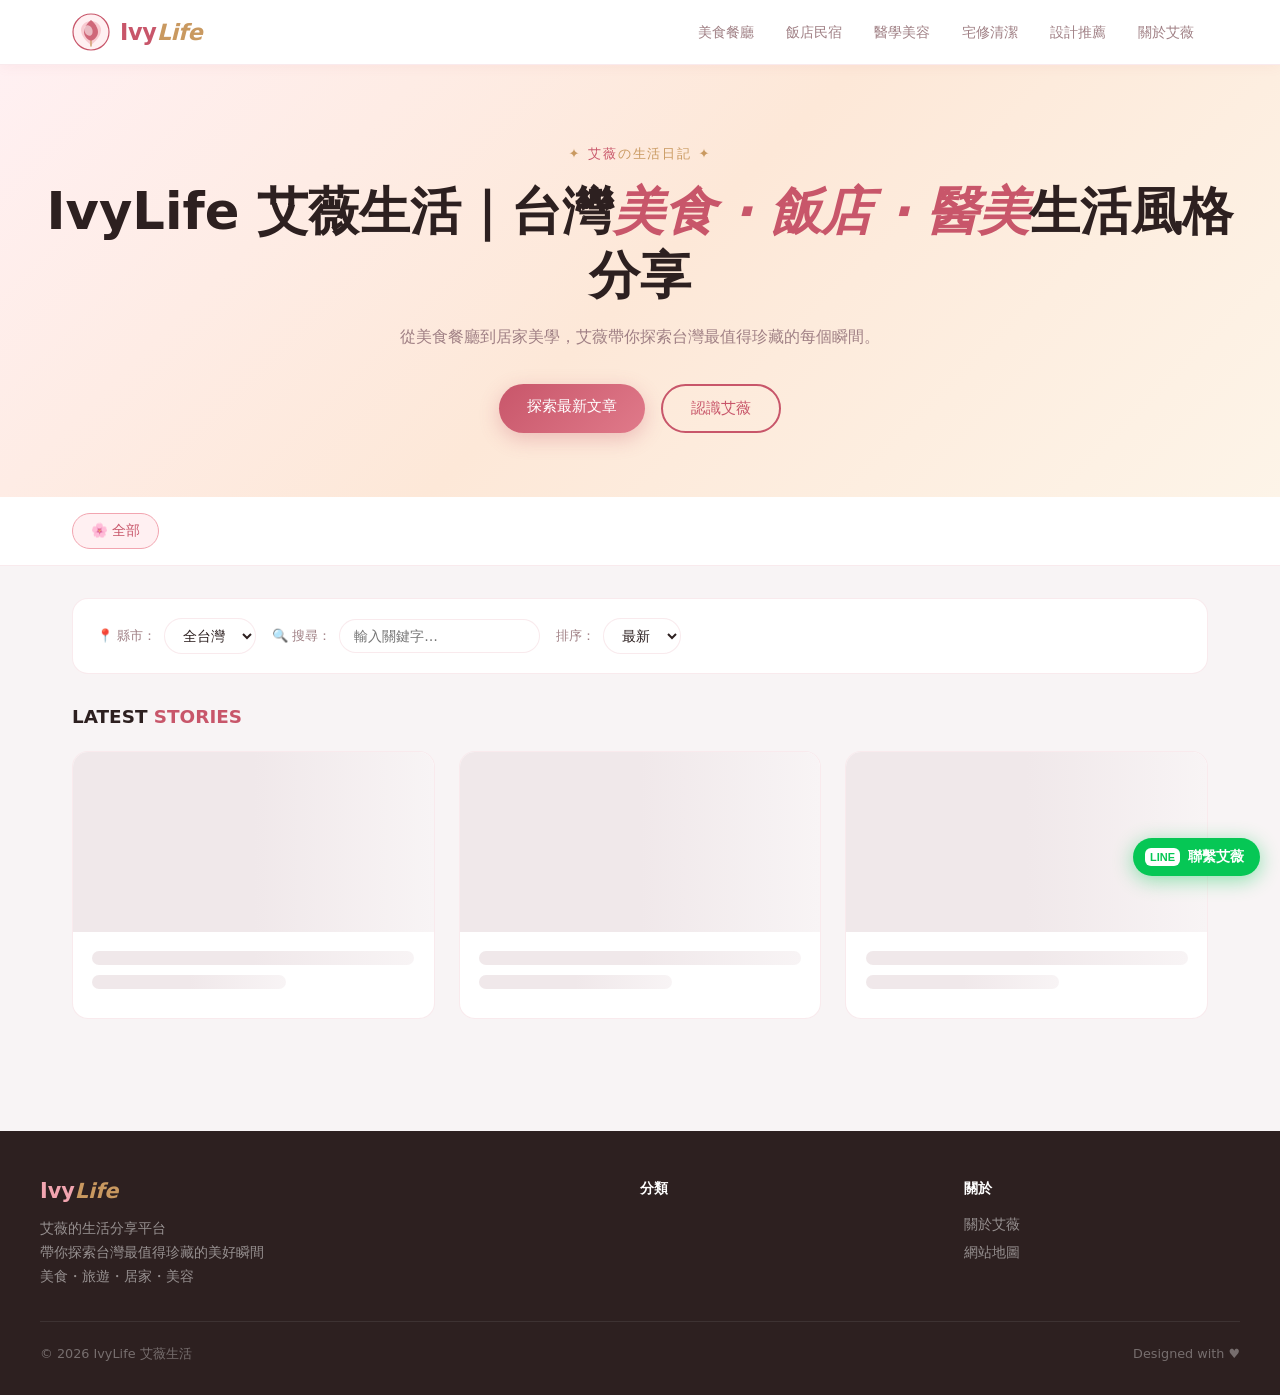
<file: index.html>
<!DOCTYPE html>
<html lang="zh-TW">
<head>
<meta charset="UTF-8">
<meta name="viewport" content="width=device-width,initial-scale=1.0">
<title>IvyLife 艾薇生活 — 台灣美食、飯店、醫美生活風格分享｜在地體驗精選</title>
<meta name="description" content="IvyLife 艾薇生活分享台灣各地美食餐廳、飯店民宿、醫學美容、居家設計等生活風格內容，每篇親身體驗、誠實分享。">
<meta name="robots" id="robotsMeta" content="index, follow">
<meta name="author" content="艾薇">
<link rel="canonical" id="canonicalLink" href="https://ivylife.com.tw/">
<link rel="icon" type="image/png" sizes="256x256" href="/favicon.png">
<link rel="apple-touch-icon" href="/favicon.png">
<link rel="preconnect" href="https://zsebcpfblecwumbaxeaz.supabase.co" crossorigin>
<meta property="og:type" content="website">
<meta property="og:title" content="IvyLife 艾薇生活 — 台灣美食、飯店、醫美生活風格分享">
<meta property="og:description" content="分享台灣各地美食、飯店、醫美、居家設計等生活風格內容，每篇親身體驗、誠實分享。">
<meta property="og:url" id="ogUrl" content="https://ivylife.com.tw/">
<meta property="og:image" content="https://ivylife.com.tw/og-default.jpg">
<meta property="og:image:width" content="1200">
<meta property="og:image:height" content="630">
<meta property="og:site_name" content="IvyLife 艾薇生活">
<meta property="og:locale" content="zh_TW">
<meta name="twitter:card" content="summary_large_image">
<meta name="twitter:title" content="IvyLife 艾薇生活 — 台灣美食、飯店、醫美生活風格分享">
<meta name="twitter:description" content="分享台灣各地美食、飯店、醫美、居家設計等生活風格內容。">
<meta name="twitter:image" content="https://ivylife.com.tw/og-default.jpg">
<script type="application/ld+json">{"@context":"https://schema.org","@type":"WebSite","name":"IvyLife 艾薇生活","alternateName":"IvyLife","url":"https://ivylife.com.tw/","description":"分享台灣各地美食餐廳、飯店民宿、醫學美容、居家設計等生活風格內容","inLanguage":"zh-TW","potentialAction":{"@type":"SearchAction","target":{"@type":"EntryPoint","urlTemplate":"https://ivylife.com.tw/?kw={search_term_string}"},"query-input":"required name=search_term_string"}}</script>
<script type="application/ld+json">{"@context":"https://schema.org","@type":"Organization","name":"IvyLife 艾薇生活","alternateName":"IvyLife","url":"https://ivylife.com.tw/","logo":"https://ivylife.com.tw/og-default.jpg","sameAs":["https://lin.ee/NJME0Xk"],"founder":{"@type":"Person","name":"艾薇","url":"https://ivylife.com.tw/about"}}</script>
<script type="application/ld+json">{"@context":"https://schema.org","@type":"Person","name":"艾薇","alternateName":"Ivy","url":"https://ivylife.com.tw/about","jobTitle":"生活內容創作者","knowsAbout":["台灣美食","飯店住宿","醫學美容","居家設計"],"nationality":"TW"}</script>
<script>
/* SPA fallback canonical guard
 * 當 Cloudflare Pages 把不存在的 URL fallback 到 index.html 時
 * 把 canonical 強制指回首頁，並加 noindex，讓 Google 把這些鬼 URL 當首頁副本忽略
 * 已知正規路徑：/、/index.html、/about、/about.html、/category 開頭、/sitemap*、/robots.txt
 */
(function(){
  var p = window.location.pathname;
  var isKnown =
    p === '/' ||
    p === '/index.html' ||
    p === '/about' ||
    p === '/about.html' ||
    p.indexOf('/category') === 0 ||
    p.indexOf('/sitemap') === 0 ||
    p === '/robots.txt';
  if (!isKnown) {
    var c = document.getElementById('canonicalLink');
    var o = document.getElementById('ogUrl');
    var r = document.getElementById('robotsMeta');
    if (c) c.href = 'https://ivylife.com.tw/';
    if (o) o.setAttribute('content', 'https://ivylife.com.tw/');
    if (r) r.setAttribute('content', 'noindex, follow');
  }
})();
</script>
<style>
*{box-sizing:border-box;margin:0;padding:0}
:root{--rose:#c8566a;--rose-light:#f2a5b0;--rose-pale:#fff0f2;--gold:#c99960;--dark:#2d2020;--gray:#a08085;--bg:#f8f4f5;--border:rgba(200,86,106,0.12)}
body{font-family:'Noto Sans TC',system-ui,sans-serif;background:var(--bg);color:var(--dark)}
.nav{background:white;border-bottom:1px solid var(--border);position:sticky;top:0;z-index:100;box-shadow:0 2px 12px rgba(200,86,106,0.06)}
.nav-inner{max-width:1200px;margin:0 auto;padding:0 2rem;height:64px;display:flex;align-items:center;justify-content:space-between}
.nav-logo{display:flex;align-items:center;gap:10px;text-decoration:none}
.nav-logo svg{width:38px;height:38px}
.logo-text{font-size:1.4rem;font-weight:700;letter-spacing:-0.3px}
.logo-text .ivy{color:var(--rose)}
.logo-text .life{color:var(--gold);font-style:italic}
.nav-links{display:flex;gap:0.2rem;list-style:none}
.nav-links a{padding:0.5rem 0.9rem;color:var(--gray);text-decoration:none;font-size:0.88rem;border-radius:8px;transition:all 0.2s}
.nav-links a:hover{color:var(--rose);background:var(--rose-pale)}
.hero{background:linear-gradient(135deg,#fff0f2,#fde8d8,#fdf4e8);padding:5rem 2rem 4rem;text-align:center}
.hero-eyebrow{font-size:0.82rem;color:var(--gold);letter-spacing:0.15em;margin-bottom:1rem}
.hero-eyebrow span{color:var(--rose)}
.hero h1{font-size:clamp(2rem,5vw,3.2rem);font-weight:700;line-height:1.25;margin-bottom:1rem}
.hero h1 em{color:var(--rose);font-style:italic}
.hero p{font-size:1rem;color:var(--gray);max-width:520px;margin:0 auto 2rem;line-height:1.8}
.hero-btns{display:flex;gap:1rem;justify-content:center;flex-wrap:wrap}
.btn-hero{padding:12px 28px;border-radius:50px;font-size:0.95rem;font-family:inherit;cursor:pointer;border:none;font-weight:500;transition:all 0.2s;text-decoration:none;display:inline-block}
.btn-primary{background:linear-gradient(135deg,var(--rose),#e07a8a);color:white;box-shadow:0 6px 20px rgba(200,86,106,0.3)}
.btn-primary:hover{transform:translateY(-2px)}
.btn-outline{background:transparent;color:var(--rose);border:2px solid var(--rose)}
.btn-outline:hover{background:var(--rose-pale)}
.cats-bar{background:white;border-bottom:1px solid var(--border)}
.cats-inner{max-width:1200px;margin:0 auto;padding:1rem 2rem;display:flex;gap:0.6rem;overflow-x:auto;scrollbar-width:none;align-items:center}
.cats-inner::-webkit-scrollbar{display:none}
.cat-pill{display:flex;align-items:center;gap:0.4rem;padding:0.5rem 1.1rem;border-radius:50px;font-size:0.85rem;white-space:nowrap;text-decoration:none;color:var(--gray);border:1.5px solid var(--border);background:white;transition:all 0.2s;cursor:pointer}
.cat-pill:hover,.cat-pill.active{background:var(--rose-pale);color:var(--rose);border-color:var(--rose-light)}
.filter-bar{max-width:1200px;margin:2rem auto 0;padding:0 2rem}
.filter-inner{background:white;border-radius:16px;padding:1.2rem 1.5rem;border:1px solid var(--border);display:flex;gap:1rem;flex-wrap:wrap;align-items:center}
.filter-inner label{font-size:0.82rem;color:var(--gray);font-weight:500;white-space:nowrap}
.filter-inner select,.filter-inner input[type=text]{padding:8px 14px;border:1.5px solid var(--border);border-radius:50px;font-size:0.85rem;outline:none;font-family:inherit;background:white;color:var(--dark)}
.filter-inner select:focus,.filter-inner input:focus{border-color:var(--rose)}
.filter-inner input[type=text]{min-width:200px}
.filter-group{display:flex;align-items:center;gap:0.5rem}
.kw-section{background:white;border-top:1px solid var(--border);border-bottom:1px solid var(--border);padding:1.2rem 2rem;margin-top:1.5rem;display:none}
.kw-inner{max-width:1200px;margin:0 auto}
.kw-title{font-size:0.82rem;color:var(--gray);margin-bottom:0.8rem;font-weight:500}
.kw-cloud{display:flex;flex-wrap:wrap;gap:0.5rem}
.kw-chip{background:var(--rose-pale);color:var(--rose);padding:5px 14px;border-radius:50px;font-size:0.82rem;cursor:pointer;transition:all 0.2s;border:1px solid transparent}
.kw-chip:hover,.kw-chip.active{background:var(--rose);color:white}
.section{max-width:1200px;margin:2rem auto;padding:0 2rem}
.section-hdr{display:flex;align-items:baseline;justify-content:space-between;margin-bottom:1.5rem}
.section-hdr h2{font-size:1.15rem;font-weight:600}
.section-hdr h2 span{color:var(--rose)}
.section-meta{font-size:0.82rem;color:var(--gray)}
.art-grid{display:grid;grid-template-columns:repeat(3,1fr);gap:1.5rem}
.art-card{background:white;border-radius:16px;overflow:hidden;border:1px solid var(--border);transition:all 0.25s;text-decoration:none;color:inherit;display:block}
.art-card:hover{transform:translateY(-4px);box-shadow:0 12px 32px rgba(200,86,106,0.12)}
.art-thumb{aspect-ratio:16/9;background:linear-gradient(135deg,var(--rose-pale),#fde8d8);overflow:hidden;position:relative}
.art-thumb img{width:100%;height:100%;object-fit:cover;transition:transform 0.3s}
.art-card:hover .art-thumb img{transform:scale(1.04)}
.art-ph{display:flex;align-items:center;justify-content:center;height:100%;font-size:2.5rem;opacity:0.5}
.art-badge{position:absolute;top:10px;left:10px;background:var(--rose);color:white;padding:3px 10px;border-radius:50px;font-size:0.72rem;font-weight:500}
.art-city{position:absolute;top:10px;right:10px;background:rgba(255,255,255,0.9);color:var(--dark);padding:3px 10px;border-radius:50px;font-size:0.72rem;backdrop-filter:blur(4px)}
.art-body{padding:1.2rem}
.art-cat{font-size:0.75rem;color:var(--rose);margin-bottom:0.4rem;font-weight:500}
.art-title{font-size:0.95rem;font-weight:600;line-height:1.45;margin-bottom:0.5rem;display:-webkit-box;-webkit-line-clamp:2;-webkit-box-orient:vertical;overflow:hidden}
.art-synopsis{font-size:0.82rem;color:var(--gray);line-height:1.6;display:-webkit-box;-webkit-line-clamp:2;-webkit-box-orient:vertical;overflow:hidden;margin-bottom:0.6rem}
.art-tags{display:flex;gap:0.3rem;flex-wrap:wrap;margin-bottom:0.6rem}
.art-tag{background:var(--rose-pale);color:var(--rose);padding:2px 8px;border-radius:50px;font-size:0.7rem}
.art-footer{display:flex;align-items:center;justify-content:space-between;font-size:0.76rem;color:var(--gray)}
.pagination{display:flex;justify-content:center;gap:0.5rem;margin:2rem 0;padding-bottom:3rem}
.page-btn{width:38px;height:38px;border-radius:50%;border:1.5px solid var(--border);background:white;cursor:pointer;font-size:0.85rem;font-family:inherit;transition:all 0.2s;display:flex;align-items:center;justify-content:center}
.page-btn:hover,.page-btn.active{background:var(--rose);color:white;border-color:var(--rose)}
.empty{text-align:center;padding:4rem 2rem;color:var(--gray);grid-column:1/-1}
.empty .icon{font-size:3rem;margin-bottom:1rem}
.skel{background:white;border-radius:16px;overflow:hidden;border:1px solid var(--border)}
.skel-img{height:180px;background:linear-gradient(90deg,#f0e8ea 25%,#f8f4f5 50%,#f0e8ea 75%);background-size:200% 100%;animation:sh 1.5s infinite}
.skel-body{padding:1.2rem}
.skel-line{height:14px;background:linear-gradient(90deg,#f0e8ea 25%,#f8f4f5 50%,#f0e8ea 75%);background-size:200% 100%;animation:sh 1.5s infinite;border-radius:7px;margin-bottom:0.6rem}
.skel-line.s{width:60%}
@keyframes sh{0%{background-position:200% 0}100%{background-position:-200% 0}}
footer{background:var(--dark);color:rgba(255,255,255,0.7);padding:3rem 2rem 2rem}
.ft-inner{max-width:1200px;margin:0 auto;display:grid;grid-template-columns:2fr 1fr 1fr;gap:3rem}
.ft-brand .lt{font-size:1.3rem;font-weight:700;margin-bottom:0.8rem}
.ft-brand .lt .ivy{color:var(--rose-light)}
.ft-brand .lt .life{color:var(--gold);font-style:italic}
.ft-brand p{font-size:0.85rem;line-height:1.8;color:rgba(255,255,255,0.5)}
.ft-col h3{font-size:0.88rem;font-weight:600;color:white;margin-bottom:1rem}
.ft-col ul{list-style:none}
.ft-col ul li{margin-bottom:0.5rem}
.ft-col ul li a{color:rgba(255,255,255,0.5);text-decoration:none;font-size:0.85rem;transition:color 0.2s}
.ft-col ul li a:hover{color:var(--rose-light)}
.ft-bottom{max-width:1200px;margin:2rem auto 0;padding-top:1.5rem;border-top:1px solid rgba(255,255,255,0.08);display:flex;justify-content:space-between;font-size:0.8rem;color:rgba(255,255,255,0.35)}
@media(max-width:900px){.art-grid{grid-template-columns:repeat(2,1fr)}}
@media(max-width:600px){.art-grid{grid-template-columns:1fr}.nav-links{display:none}.ft-inner{grid-template-columns:1fr}.hero h1{font-size:1.8rem}.filter-inner{flex-direction:column;align-items:stretch}.filter-group{flex-direction:column;align-items:stretch}.filter-group select,.filter-group input{width:100%}}
.art-content img,.art-body img,.ql-editor img{max-width:100%!important;height:auto!important;display:block;}
</style>
</head>
<body>
<nav class="nav">
  <div class="nav-inner">
    <a href="/" class="nav-logo">
      <svg viewBox="0 0 38 38" fill="none" xmlns="http://www.w3.org/2000/svg">
        <circle cx="19" cy="19" r="18" fill="#fff0f2" stroke="#c8566a" stroke-width="1.2"/>
        <path d="M19 32C19 32 9 25 9 17C9 12 13.5 8 19 8C24.5 8 29 12 29 17C29 25 19 32 19 32Z" fill="#f2a5b0" opacity="0.5"/>
        <path d="M19 7C19 7 12 12.5 12 19C12 22.5 14.8 26.5 19 28C23.2 26.5 26 22.5 26 19C26 12.5 19 7 19 7Z" fill="#c8566a" opacity="0.85"/>
        <ellipse cx="16.5" cy="17.5" rx="4" ry="5.5" transform="rotate(-20 16.5 17.5)" fill="white" opacity="0.55"/>
        <path d="M19 28V33" stroke="#c99960" stroke-width="1.3" stroke-linecap="round"/>
      </svg>
      <div class="logo-text"><span class="ivy">Ivy</span><span class="life">Life</span></div>
    </a>
    <ul class="nav-links" id="navLinks">
      <li><a href="/category/tastyfood">美食餐廳</a></li>
      <li><a href="/category/hotel">飯店民宿</a></li>
      <li><a href="/category/beauty">醫學美容</a></li>
      <li><a href="/category/renovation">宅修清潔</a></li>
      <li><a href="/category/furniture">設計推薦</a></li>
      <li><a href="/about">關於艾薇</a></li>
    </ul>
  </div>
</nav>
<main>
<section class="hero">
  <div class="hero-eyebrow">✦ <span>艾薇</span>の生活日記 ✦</div>
  <h1>IvyLife 艾薇生活｜台灣<em>美食 · 飯店 · 醫美</em>生活風格分享</h1>
  <p>從美食餐廳到居家美學，艾薇帶你探索台灣最值得珍藏的每個瞬間。</p>
  <div class="hero-btns">    <a href="#latest" class="btn-hero btn-primary">探索最新文章</a>
    <a href="/about" class="btn-hero btn-outline">認識艾薇</a>
  </div>
</section>
<div class="cats-bar"><div class="cats-inner" id="catPills"><a class="cat-pill active" data-cat="" href="#latest">🌸 全部</a></div></div>
<div class="filter-bar">
  <div class="filter-inner">
    <div class="filter-group">
      <label for="citySelect">📍 縣市：</label>
      <select id="citySelect" onchange="applyFilter()">
        <option value="">全台灣</option>
        <option>台北市</option><option>新北市</option><option>桃園市</option>
        <option>台中市</option><option>台南市</option><option>高雄市</option>
        <option>新竹市</option><option>新竹縣</option><option>苗栗縣</option>
        <option>彰化縣</option><option>南投縣</option><option>雲林縣</option>
        <option>嘉義市</option><option>嘉義縣</option><option>屏東縣</option>
        <option>宜蘭縣</option><option>花蓮縣</option><option>台東縣</option>
        <option>澎湖縣</option><option>金門縣</option><option>連江縣</option>
      </select>
    </div>
    <div class="filter-group">
      <label for="srch">🔍 搜尋：</label>
      <input type="text" id="srch" placeholder="輸入關鍵字…" oninput="applyFilter()">
    </div>
    <div class="filter-group">
      <label for="srt">排序：</label>
      <select id="srt" onchange="applyFilter()">
        <option value="new">最新</option>
        <option value="old">最舊</option>
      </select>
    </div>
  </div>
</div>
<div class="kw-section" id="kwSection"><div class="kw-inner"><div class="kw-title">🏷️ 熱門關鍵字</div><div class="kw-cloud" id="kwCloud"></div></div></div>
<section class="section" id="latest">
  <div class="section-hdr"><h2>LATEST <span>STORIES</span></h2><span class="section-meta" id="artCount"></span></div>
  <div id="artGrid" class="art-grid">
    <div class="skel"><div class="skel-img"></div><div class="skel-body"><div class="skel-line"></div><div class="skel-line s"></div></div></div>
    <div class="skel"><div class="skel-img"></div><div class="skel-body"><div class="skel-line"></div><div class="skel-line s"></div></div></div>
    <div class="skel"><div class="skel-img"></div><div class="skel-body"><div class="skel-line"></div><div class="skel-line s"></div></div></div>
  </div>
  <div id="pagination" class="pagination"></div>
</section>
</main>
<footer>
  <div class="ft-inner">
    <div class="ft-brand"><div class="lt"><span class="ivy">Ivy</span><span class="life">Life</span></div><p>艾薇的生活分享平台<br>帶你探索台灣最值得珍藏的美好瞬間<br>美食・旅遊・居家・美容</p></div>
    <div class="ft-col"><h3>分類</h3><ul id="ftCats"></ul></div>
    <div class="ft-col"><h3>關於</h3><ul><li><a href="/about">關於艾薇</a></li><li><a href="/sitemap.xml">網站地圖</a></li></ul></div>
  </div>
  <div class="ft-bottom"><span>© <span id="ftYear">2026</span> IvyLife 艾薇生活</span><span>Designed with ♥</span></div>
</footer>
<script>document.getElementById('ftYear').textContent=new Date().getFullYear();</script>
<script>var SB="https://zsebcpfblecwumbaxeaz.supabase.co";
var KEY="sb_publishable_L2DOfeM0cAJqwlVCr1LwtA_jE9MBNDn";
var allArts=[],allCats=[],filtered=[],curCat="",curCity="",curKw="",curPage=1;
var PS=9;
function sbFetch(p){return fetch(SB+"/rest/v1/"+p,{headers:{apikey:KEY,Authorization:"Bearer "+KEY}}).then(function(r){return r.json();});}
function init(){
  Promise.all([
    sbFetch("ivy_categories?order=sort_order.asc"),
    sbFetch("ivy_articles?select=*,ivy_categories(name,slug,icon)&order=created_at.desc&published=eq.true")
  ]).then(function(res){
    allCats=res[0];allArts=res[1];
    buildCats();buildFtCats();buildKw();
    // 從網址帶入關鍵字篩選（文章頁的關鍵字標籤會連過來）
    var urlKw=new URLSearchParams(location.search).get("kw");
    if(urlKw){
      curKw=urlKw.trim();
      document.querySelectorAll(".kw-chip").forEach(function(c){c.classList.toggle("active",c.dataset.kw===curKw);});
      var sec=document.getElementById("kwSection");
      if(sec)sec.scrollIntoView({behavior:"smooth",block:"start"});
    }
    applyFilter();
  });
}
function buildCats(){
  var w=document.getElementById("catPills");
  allCats.forEach(function(c){
    var a=document.createElement("a");
    a.className="cat-pill";a.dataset.cat=c.id;
    a.href="/category/"+c.slug;
    a.innerHTML=(c.icon||"")+" "+c.name;
    a.onclick=function(e){if(e.ctrlKey||e.metaKey||e.shiftKey)return;e.preventDefault();curCat=String(c.id);curPage=1;document.querySelectorAll(".cat-pill").forEach(function(p){p.classList.remove("active");});a.classList.add("active");applyFilter();};
    w.appendChild(a);
  });
  var all=w.querySelector("[data-cat=\"\"]");
  if(all)all.onclick=function(e){e.preventDefault();curCat="";curPage=1;document.querySelectorAll(".cat-pill").forEach(function(p){p.classList.remove("active");});all.classList.add("active");applyFilter();};
}
function buildFtCats(){document.getElementById("ftCats").innerHTML=allCats.map(function(c){return"<li><a href='/category/"+c.slug+"'>"+(c.icon||"")+" "+c.name+"</a></li>";}).join("");}
function buildKw(){
  var m={};
  allArts.forEach(function(a){if(a.keywords)a.keywords.split(",").filter(Boolean).forEach(function(k){k=k.trim();if(k)m[k]=(m[k]||0)+1;});});
  var s=Object.entries(m).sort(function(a,b){return b[1]-a[1];}).slice(0,20);
  if(!s.length)return;
  document.getElementById("kwSection").style.display="block";
  document.getElementById("kwCloud").innerHTML=s.map(function(e){var k=e[0],n=e[1];return"<span class=\"kw-chip\" data-kw=\""+esc(k)+"\" onclick=\"filterKw('"+esc(k)+"')\">"+ esc(k)+" <small style=\"opacity:0.6\">"+n+"</small></span>";}).join("");
}
function filterKw(kw){curKw=(curKw===kw)?"":kw;document.querySelectorAll(".kw-chip").forEach(function(c){c.classList.toggle("active",c.dataset.kw===curKw);});curPage=1;applyFilter();}
function applyFilter(){
  curCity=document.getElementById("citySelect").value;
  var q=document.getElementById("srch").value.toLowerCase();
  var srt=document.getElementById("srt").value;
  var list=allArts;
  if(curCat)list=list.filter(function(a){return String(a.category_id)===curCat;});
  if(curCity)list=list.filter(function(a){return a.city===curCity;});
  if(q)list=list.filter(function(a){return a.title.toLowerCase().indexOf(q)>-1||(stripHtml(a.synopsis||"")).toLowerCase().indexOf(q)>-1||(a.keywords||"").toLowerCase().indexOf(q)>-1});
  if(curKw)list=list.filter(function(a){return(a.keywords||"").indexOf(curKw)>-1;});
  if(srt==="old")list=list.slice().reverse();
  filtered=list;
  var el=document.getElementById("artCount");if(el)el.textContent=list.length+" articles";
  renderPage();
}
function renderPage(){
  var start=(curPage-1)*PS,page=filtered.slice(start,start+PS),g=document.getElementById("artGrid");
  if(!page.length){g.innerHTML="<div class=\"empty\"><div class=\"icon\">&#128269;</div><p>No articles found</p></div>";document.getElementById("pagination").innerHTML="";return;}
  g.innerHTML=page.map(function(a){
    var cat=a.ivy_categories,tags=a.keywords?a.keywords.split(",").filter(Boolean).slice(0,3):[];
    var h="<a href=\"/article/"+a.id+"\" class=\"art-card\"><div class=\"art-thumb\">";
    var _ti=a.cover_image||(a.content||"").match(/<img[^>]+src=["'](https?:[^"']+)["']/)?.[1]||"";h+=_ti?'<img src="'+esc(ivThumb(_ti,600))+'" alt="'+esc(a.title)+'" loading="lazy">':"<div class=\"art-ph\">"+(cat&&cat.icon?cat.icon:"&#128247;")+"</div>"
    h+=cat?"<span class=\"art-badge\">"+esc(cat.name)+"</span>":"";
    h+=a.city?"<span class=\"art-city\">&#128205;"+esc(a.city)+"</span>":"";
    h+="</div><div class=\"art-body\">";
    h+="<div class=\"art-cat\">"+(cat?esc(cat.name):"")+"</div>";
    h+="<div class=\"art-title\">"+esc(a.title)+"</div>";
    h+=a.synopsis?"<div class=\"art-synopsis\">"+esc(stripHtml(a.synopsis))+"</div>":"";
    h+=tags.length?"<div class=\"art-tags\">"+tags.map(function(t){return"<span class=\"art-tag\">"+esc(t.trim())+"</span>";}).join("")+"</div>":"";
    h+="<div class=\"art-footer\"><span>"+fmtDate(a.created_at)+"</span>"+(a.city?"<span>&#128205;"+esc(a.city)+"</span>":"")+"</div></div></a>";
    return h;
  }).join("");
  renderPagination();
}
function renderPagination(){
  var total=Math.ceil(filtered.length/PS),p=document.getElementById("pagination");
  if(total<=1){p.innerHTML="";return;}
  var h="";
  if(curPage>1)h+="<button class=\"page-btn\" onclick=\"goPage("+(curPage-1)+")\" >&#8249;</button>";
  for(var i=1;i<=total;i++){if(i===1||i===total||Math.abs(i-curPage)<=1)h+="<button class=\"page-btn"+(i===curPage?" active":"")+"\" onclick=\"goPage("+i+")\">"+i+"</button>";else if(Math.abs(i-curPage)===2)h+="<span style=\"padding:0 4px;color:var(--gray)\">&#8230;</span>";}
  if(curPage<total)h+="<button class=\"page-btn\" onclick=\"goPage("+(curPage+1)+")\" >&#8250;</button>";
  p.innerHTML=h;
}
function goPage(n){curPage=n;renderPage();document.getElementById("latest").scrollIntoView({behavior:"smooth",block:"start"});}
function fmtDate(s){return s?new Date(s).toLocaleDateString("zh-TW"):"";}
function esc(s){if(!s)return "";return s.split("&").join("&amp;").split("<").join("&lt;").split(">").join("&gt;");}
function ivThumb(u,w){if(!u||u.indexOf("/storage/v1/object/public/")<0)return u;return u.replace("/storage/v1/object/public/","/storage/v1/render/image/public/")+(u.indexOf("?")<0?"?":"&")+"width="+(w||600)+"&resize=contain&quality=62";}
init();function stripHtml(h){if(!h)return'';var d=document.createElement('div');d.innerHTML=h;return(d.textContent||d.innerText||'').trim();}
</script>


<!-- LINE 浮動按鈕 -->
<a href="https://lin.ee/NJME0Xk" target="_blank" rel="noopener" id="line-float"><span id="lfi">LINE</span><span id="lft">聯繫艾薇</span></a>
<style>#line-float{position:fixed;bottom:24px;right:20px;z-index:9999;display:flex;align-items:center;background:#06C755;border-radius:50px;padding:10px 16px 10px 12px;gap:8px;box-shadow:0 4px 20px rgba(6,199,85,.45);text-decoration:none;transition:transform .2s}#line-float:hover{transform:translateY(-3px)}#lfi{background:white;color:#06C755;font-size:11px;font-weight:900;border-radius:6px;padding:3px 5px;font-family:Arial,sans-serif;flex-shrink:0}#lft{color:#fff;font-size:14px;font-weight:700;white-space:nowrap;font-family:"Noto Sans TC",system-ui,sans-serif}@media(max-width:480px){#lft{display:none}#line-float{padding:10px 12px}}</style>


<script>
// ivylife-nav-categories-v2
(async function(){
  try{
    const SB="https://zsebcpfblecwumbaxeaz.supabase.co";
    const KEY="sb_publishable_L2DOfeM0cAJqwlVCr1LwtA_jE9MBNDn";
    const r=await fetch(SB+"/rest/v1/ivy_categories?select=name,slug&order=sort_order.asc",{headers:{apikey:KEY,Authorization:"Bearer "+KEY}});
    const cats=await r.json();
    const nav=document.getElementById("navLinks");
    if(!nav||!Array.isArray(cats))return;
    const existing=new Set([...nav.querySelectorAll("a")].map(a=>{const h=a.getAttribute("href")||"";const m1=h.match(/cat=([^&]+)/);if(m1)return m1[1];const m2=h.match(/^\/category\/([^?#]+)/);return m2?m2[1]:null;}).filter(Boolean));
    cats.forEach(c=>{
      if(!existing.has(c.slug)){
        const li=document.createElement("li");
        const a=document.createElement("a");
        a.href="/category/"+c.slug;
        a.textContent=c.name;
        li.appendChild(a);
        const lastLi=nav.querySelector("li:last-child");
        if(lastLi&&lastLi.querySelector("a[href*='about']"))nav.insertBefore(li,lastLi);
        else nav.appendChild(li);
      }
    });
  }catch(e){console.warn("nav:",e);}
})();
</script>
</body></html>
</file>
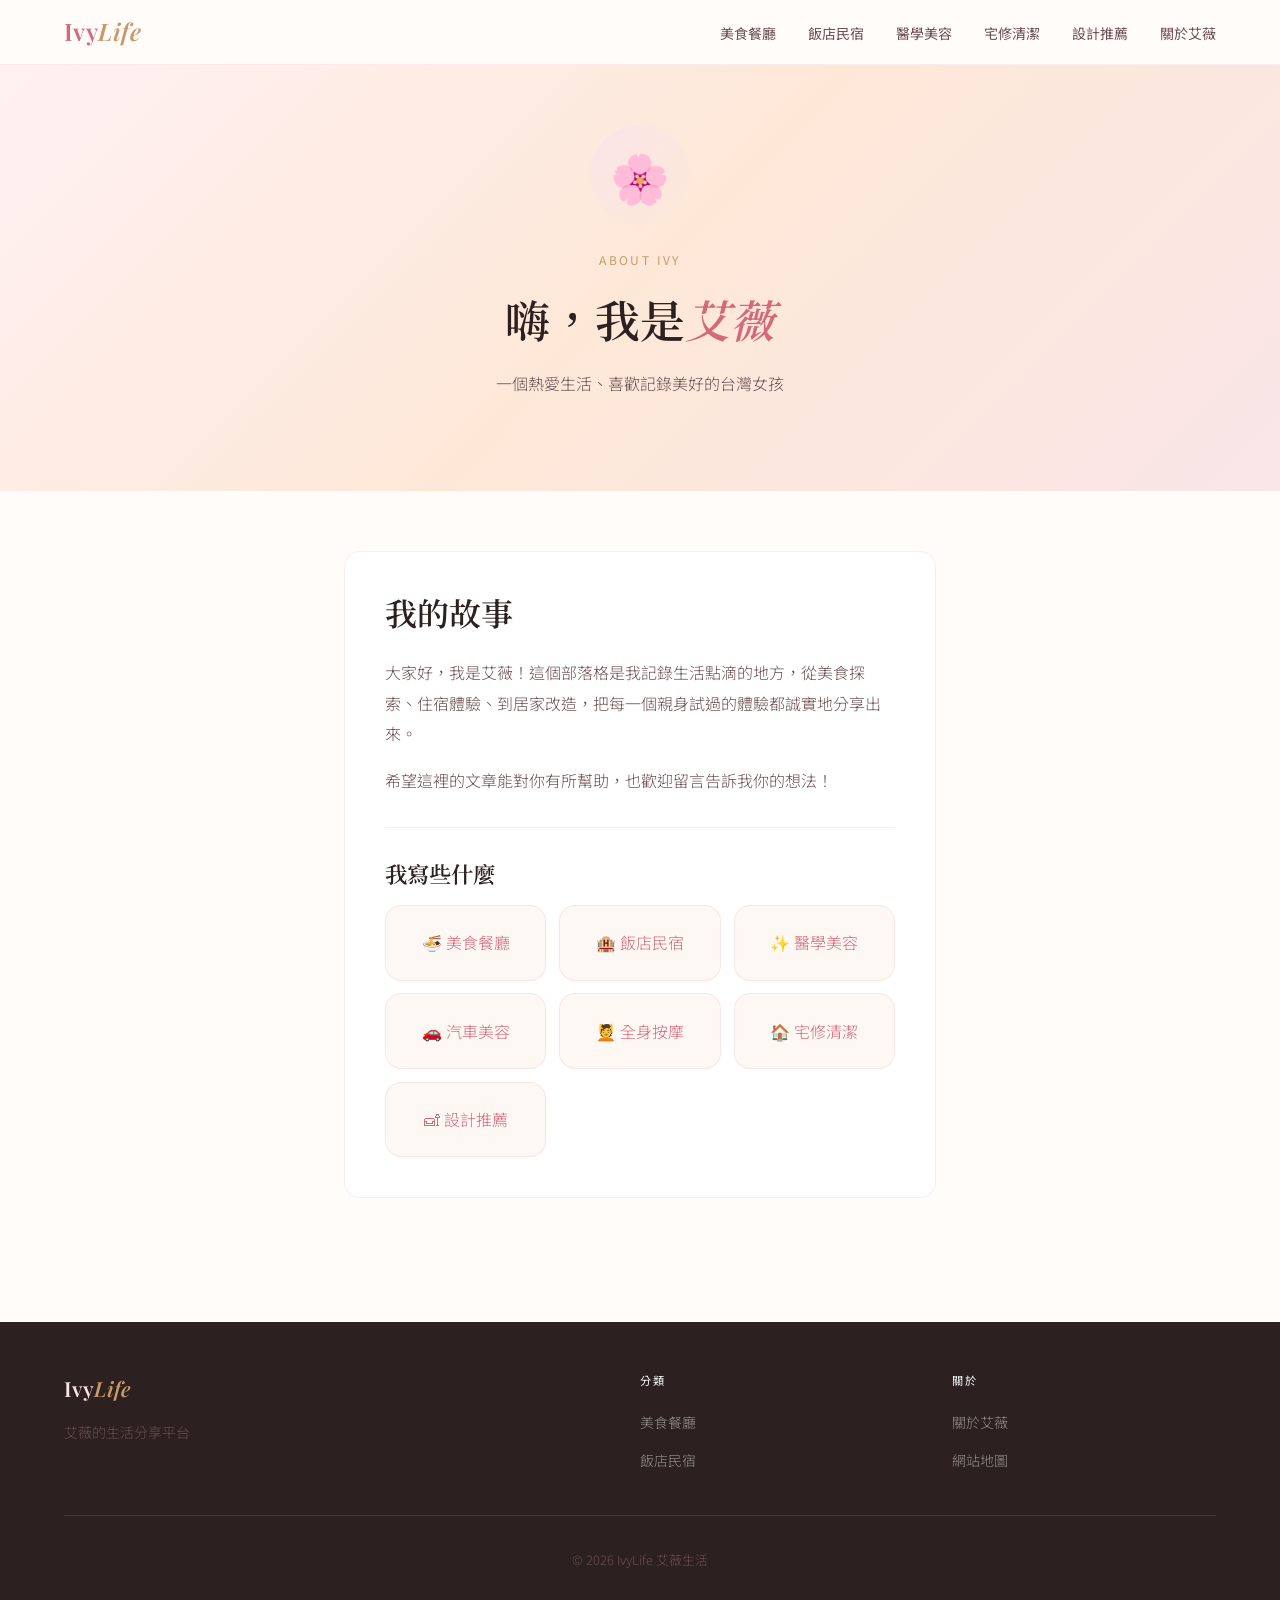
<file: about.html>
<!DOCTYPE html>
<html lang="zh-TW">
<head>
<meta charset="UTF-8"><meta name="viewport" content="width=device-width,initial-scale=1.0">
<title>關於艾薇 - IvyLife 艾薇生活</title>
<meta name="description" content="我是艾薇，一個熱愛生活的台灣女孩，喜歡探索美食、旅遊、居家設計的各種可能性。在 IvyLife 分享每一個親身試過的體驗。">
<meta name="robots" content="index, follow">
<meta name="author" content="艾薇">
<link rel="canonical" href="https://ivylife.com.tw/about">
<link rel="icon" type="image/png" sizes="256x256" href="/favicon.png">
<link rel="apple-touch-icon" href="/favicon.png">
<meta property="og:type" content="profile">
<meta property="og:title" content="關於艾薇 - IvyLife 艾薇生活">
<meta property="og:description" content="我是艾薇，一個熱愛生活的台灣女孩。在 IvyLife 分享美食、旅遊、居家設計的親身體驗。">
<meta property="og:url" content="https://ivylife.com.tw/about">
<meta property="og:image" content="https://ivylife.com.tw/og-default.jpg">
<meta property="og:site_name" content="IvyLife 艾薇生活">
<meta property="og:locale" content="zh_TW">
<meta name="twitter:card" content="summary_large_image">
<meta name="twitter:title" content="關於艾薇 - IvyLife 艾薇生活">
<meta name="twitter:description" content="我是艾薇，一個熱愛生活的台灣女孩。在 IvyLife 分享美食、旅遊、居家設計的親身體驗。">
<meta name="twitter:image" content="https://ivylife.com.tw/og-default.jpg">
<script type="application/ld+json">{"@context":"https://schema.org","@type":"ProfilePage","name":"關於艾薇","url":"https://ivylife.com.tw/about","inLanguage":"zh-TW","mainEntity":{"@type":"Person","name":"艾薇","alternateName":"Ivy","description":"熱愛生活、喜歡記錄美好的台灣女孩。在 IvyLife 分享美食、飯店、醫美、居家設計的親身體驗。","url":"https://ivylife.com.tw/about","jobTitle":"生活內容創作者","knowsAbout":["台灣美食","飯店住宿","醫學美容","居家設計","汽車美容","全身按摩"],"nationality":"TW","sameAs":["https://lin.ee/NJME0Xk"]},"isPartOf":{"@type":"WebSite","name":"IvyLife 艾薇生活","url":"https://ivylife.com.tw/"}}</script>
<script type="application/ld+json">{"@context":"https://schema.org","@type":"BreadcrumbList","itemListElement":[{"@type":"ListItem","position":1,"name":"首頁","item":"https://ivylife.com.tw/"},{"@type":"ListItem","position":2,"name":"關於艾薇","item":"https://ivylife.com.tw/about"}]}</script>
<link rel="stylesheet" href="/css/style.css">
</head>
<body>
<nav class="nav"><div class="nav-inner"><a class="nav-logo" href="/">Ivy<span>Life</span></a>
<ul class="nav-links" id="navLinks">
<li><a href="/category/tastyfood">美食餐廳</a></li>
<li><a href="/category/hotel">飯店民宿</a></li>
<li><a href="/category/beauty">醫學美容</a></li>
<li><a href="/category/renovation">宅修清潔</a></li>
<li><a href="/category/furniture">設計推薦</a></li>
<li><a href="/about">關於艾薇</a></li>
</ul>
<div class="nav-hamburger" onclick="document.getElementById('navLinks').classList.toggle('open')"><span></span><span></span><span></span></div>
</div></nav>
<section class="hero" style="padding:60px 5%">
<div class="hero-inner">
<div style="width:100px;height:100px;border-radius:50%;background:linear-gradient(135deg,var(--rose-light),var(--peach));display:flex;align-items:center;justify-content:center;font-size:3rem;margin:0 auto 1.5rem">🌸</div>
<p class="hero-eyebrow">About Ivy</p>
<h1>嗨，我是<em>艾薇</em></h1>
<p class="hero-desc">一個熱愛生活、喜歡記錄美好的台灣女孩</p>
</div>
</section>
<div class="section" style="max-width:720px">
<div style="background:white;border:1px solid var(--border);border-radius:var(--radius);padding:2.5rem">
<h2 style="margin-bottom:1.5rem">我的故事</h2>
<p>大家好，我是艾薇！這個部落格是我記錄生活點滴的地方，從美食探索、住宿體驗、到居家改造，把每一個親身試過的體驗都誠實地分享出來。</p>
<p>希望這裡的文章能對你有所幫助，也歡迎留言告訴我你的想法！</p>
<div style="margin-top:2rem;padding-top:2rem;border-top:1px solid var(--border)">
<h3 style="margin-bottom:1rem">我寫些什麼</h3>
<div style="display:grid;grid-template-columns:repeat(auto-fit,minmax(140px,1fr));gap:0.8rem">
<a href="/category/tastyfood" class="category-pill">🍜 美食餐廳</a>
<a href="/category/hotel" class="category-pill">🏨 飯店民宿</a>
<a href="/category/beauty" class="category-pill">✨ 醫學美容</a>
<a href="/category/carcare" class="category-pill">🚗 汽車美容</a>
<a href="/category/massage" class="category-pill">💆 全身按摩</a>
<a href="/category/renovation" class="category-pill">🏠 宅修清潔</a>
<a href="/category/furniture" class="category-pill">🛋 設計推薦</a>
</div></div></div></div>
<footer class="footer"><div class="footer-inner">
<div class="footer-brand"><a class="nav-logo" href="/">Ivy<span>Life</span></a><p>艾薇的生活分享平台</p></div>
<div><h5>分類</h5><ul><li><a href="/category/tastyfood">美食餐廳</a></li><li><a href="/category/hotel">飯店民宿</a></li></ul></div>
<div><h5>關於</h5><ul><li><a href="/about">關於艾薇</a></li><li><a href="/sitemap.xml">網站地圖</a></li></ul></div>
</div><div class="footer-bottom"><p>© <span id="year">2026</span> IvyLife 艾薇生活</p></div></footer>
<script>document.getElementById('year').textContent=new Date().getFullYear();</script>
</body></html>
</file>
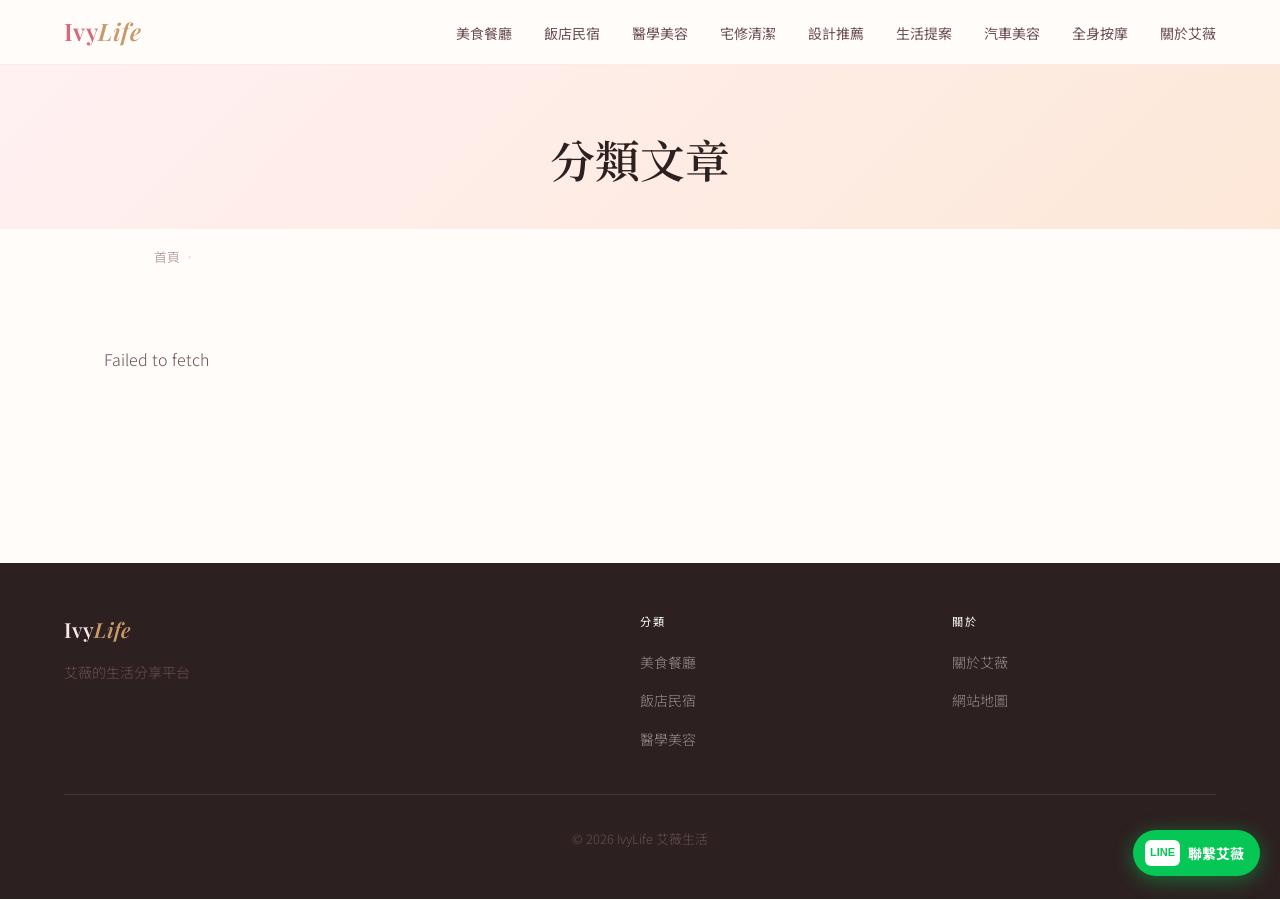
<file: category.html>
<!DOCTYPE html>
<html lang="zh-TW">
<head>
<meta charset="UTF-8"><meta name="viewport" content="width=device-width,initial-scale=1.0">
<title id="metaTitle">分類文章 - IvyLife 艾薇生活</title>
<meta name="description" id="metaDesc" content="IvyLife 艾薇生活分類文章 — 美食餐廳、飯店民宿、醫學美容、居家設計等台灣在地生活風格內容。">
<meta name="robots" content="index, follow">
<link rel="canonical" id="canonical" href="https://ivylife.com.tw/">
<meta property="og:type" content="website">
<meta property="og:title" content="IvyLife 艾薇生活分類文章">
<meta property="og:description" content="IvyLife 艾薇生活分類文章 — 美食、飯店、醫美、居家設計等台灣在地體驗。">
<meta property="og:image" content="https://ivylife.com.tw/og-default.jpg">
<meta property="og:site_name" content="IvyLife 艾薇生活">
<meta property="og:locale" content="zh_TW">
<meta name="twitter:card" content="summary_large_image">
<meta name="twitter:title" content="IvyLife 艾薇生活分類文章">
<meta name="twitter:description" content="IvyLife 艾薇生活分類文章 — 美食、飯店、醫美、居家設計等台灣在地體驗。">
<meta name="twitter:image" content="https://ivylife.com.tw/og-default.jpg">
<link rel="icon" type="image/png" sizes="256x256" href="/favicon.png">
<link rel="apple-touch-icon" href="/favicon.png">
<link rel="preconnect" href="https://zsebcpfblecwumbaxeaz.supabase.co">
<link rel="stylesheet" href="/css/style.css">
</head>
<body>
<nav class="nav"><div class="nav-inner"><a class="nav-logo" href="/">Ivy<span>Life</span></a>
<ul class="nav-links" id="navLinks">
<li><a href="/category/tastyfood">美食餐廳</a></li>
<li><a href="/category/hotel">飯店民宿</a></li>
<li><a href="/category/beauty">醫學美容</a></li>
<li><a href="/category/renovation">宅修清潔</a></li>
<li><a href="/category/furniture">設計推薦</a></li>
<li><a href="/category/lifeproposal">生活提案</a></li>
<li><a href="/category/carcare">汽車美容</a></li>
<li><a href="/category/massage">全身按摩</a></li>
<li><a href="/about">關於艾薇</a></li>
</ul>
<div class="nav-hamburger" onclick="document.getElementById('navLinks').classList.toggle('open')"><span></span><span></span><span></span></div>
</div></nav>
<main>
<div style="background:linear-gradient(135deg,var(--blush),var(--peach));padding:50px 5% 40px;text-align:center">
<p class="hero-eyebrow" id="catIcon" style="font-size:2.5rem;margin-bottom:1rem"></p>
<h1 id="catTitle">分類文章</h1>
<p id="catDesc" style="color:var(--text-mid);max-width:480px;margin:0 auto"></p>
</div>
<nav class="breadcrumb"><a href="/">首頁</a><span>›</span><span id="breadCat" style="color:var(--text-mid)"></span></nav>
<div class="section">
<h2 class="sr-only">文章列表</h2>
<div id="articleGrid" class="articles-grid">
<div class="loading-state" style="grid-column:1/-1"><div class="loading-spinner"></div><p>載入中⋯</p></div>
</div>
<div class="pagination" id="pagination"></div>
</div>
</main>
<footer class="footer"><div class="footer-inner">
<div class="footer-brand"><a class="nav-logo" href="/">Ivy<span>Life</span></a><p>艾薇的生活分享平台</p></div>
<div><h4>分類</h4><ul><li><a href="/category/tastyfood">美食餐廳</a></li><li><a href="/category/hotel">飯店民宿</a></li><li><a href="/category/beauty">醫學美容</a></li></ul></div>
<div><h4>關於</h4><ul><li><a href="/about">關於艾薇</a></li><li><a href="/sitemap.xml">網站地圖</a></li></ul></div>
</div><div class="footer-bottom"><p>© <span id="year">2026</span> IvyLife 艾薇生活</p></div></footer>
<script>document.getElementById('year').textContent=new Date().getFullYear();</script>
<script src="/js/supabase.js"></script>
<script>
const PAGE_SIZE=12;let pg=0;
async function loadPage(p=0){
  const params=new URLSearchParams(window.location.search);
  // Support both /category?cat=X and /category/X
  const pathMatch=window.location.pathname.match(/^\/category\/([^/?#]+)/);
  const catSlug=params.get('cat')||(pathMatch?decodeURIComponent(pathMatch[1]):'');
  // If SSR already rendered cards (CF Pages Function path), skip the re-fetch on first page
  const grid=document.getElementById('articleGrid');
  if(p===0 && grid && grid.getAttribute('data-ssr')==='1'){
    // Still update title/meta from category data, but don't blow away the SSR cards
    try{
      const cats=await getCategories();
      const c=cats.find(x=>x.slug===catSlug);
      if(c){
        document.title=c.name+' - IvyLife 艾薇生活';
        document.getElementById('breadCat').textContent=c.name;
        document.getElementById('catIcon').textContent=c.icon||'';
        document.getElementById('catTitle').textContent=c.name;
        document.getElementById('catDesc').textContent=c.description||(c.name+' 主題文章精選 — 艾薇分享台灣各地'+c.name+'相關體驗。');
      }
    }catch(e){}
    return;
  }
  try{
    const cats=await getCategories();
    const c=cats.find(x=>x.slug===catSlug);
    if(c){
      document.title=c.name+' - IvyLife 艾薇生活';
      document.getElementById('metaTitle').textContent=c.name+' - IvyLife 艾薇生活';
      document.getElementById('metaDesc').content=c.description||(c.name+' 主題文章精選 — 艾薇分享台灣各地'+c.name+'相關體驗。');
      document.getElementById('canonical').href='https://ivylife.com.tw/category/'+catSlug;
      document.getElementById('catIcon').textContent=c.icon||'';
      document.getElementById('catTitle').textContent=c.name;
      document.getElementById('catDesc').textContent=c.description||'';
      document.getElementById('breadCat').textContent=c.name;
    }
    const as=await getArticles({categorySlug:catSlug,limit:PAGE_SIZE,offset:p*PAGE_SIZE});
    const g=document.getElementById('articleGrid');
    if(!as.length&&p===0){g.innerHTML='<p style="grid-column:1/-1;text-align:center;color:var(--text-light);padding:3rem">此分類尚無文章</p>';return;}
    g.innerHTML=as.map(a=>'<a class="article-card fade-in" href="/article/'+(a.slug||a.id)+'" style="text-decoration:none;color:inherit"><div class="card-img"'+(a.cover_image?' style=\"background-image:url('+ivThumb(a.cover_image,600)+');background-size:cover;background-position:center\"':'')+'>'+(a.cover_image?'':categoryIcon(a.ivy_categories?.name||''))+'</div><div class="card-body"><span class="card-category">'+(a.ivy_categories?.name||'')+'</span><h3 class="card-title">'+a.title+'</h3><p class="card-synopsis">'+(a.synopsis||'')+'</p><span class="card-meta">'+formatDate(a.created_at)+'</span></div></a>').join('');
    let pag='';
    if(p>0)pag+='<a href="#" onclick="changePage('+(p-1)+')">‹</a>';
    pag+='<span class="active">'+(p+1)+'</span>';
    if(as.length===PAGE_SIZE)pag+='<a href="#" onclick="changePage('+(p+1)+')">›</a>';
    document.getElementById('pagination').innerHTML=pag;
  }catch(e){document.getElementById('articleGrid').innerHTML='<p style="grid-column:1/-1">'+e.message+'</p>';}
}
function changePage(p){pg=p;window.scrollTo(0,0);loadPage(p);return false;}
loadPage();
</script>

<!-- LINE 浮動按鈕 -->
<a href="https://lin.ee/NJME0Xk" target="_blank" rel="noopener" id="line-float"><span id="lfi">LINE</span><span id="lft">聯繫艾薇</span></a>
<style>#line-float{position:fixed;bottom:24px;right:20px;z-index:9999;display:flex;align-items:center;background:#06C755;border-radius:50px;padding:10px 16px 10px 12px;gap:8px;box-shadow:0 4px 20px rgba(6,199,85,.45);text-decoration:none;transition:transform .2s}#line-float:hover{transform:translateY(-3px)}#lfi{background:white;color:#06C755;font-size:11px;font-weight:900;border-radius:6px;padding:3px 5px;font-family:Arial,sans-serif;flex-shrink:0}#lft{color:#fff;font-size:14px;font-weight:700;white-space:nowrap;font-family:"Noto Sans TC",system-ui,sans-serif}@media(max-width:480px){#lft{display:none}#line-float{padding:10px 12px}}</style>
</body></html>
</file>
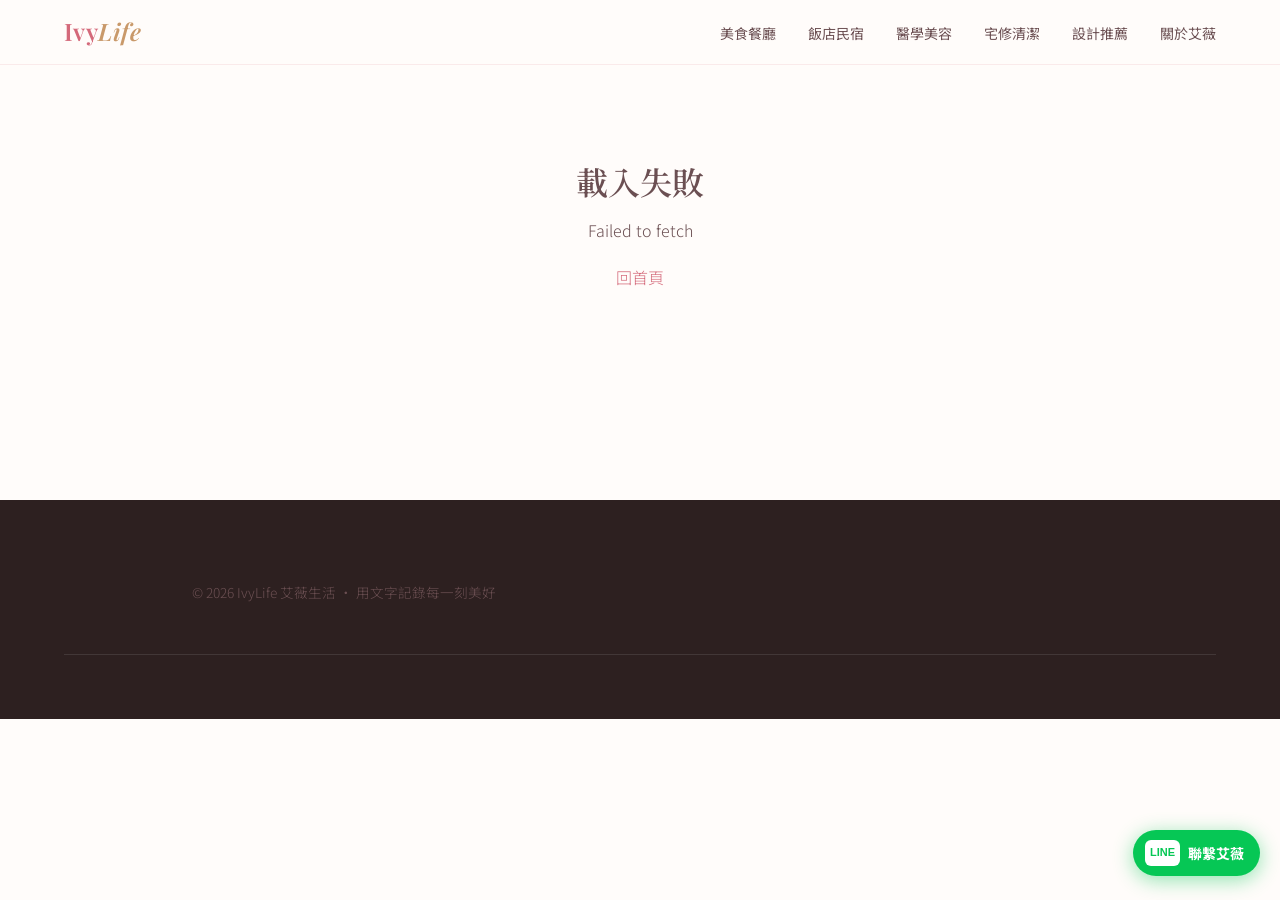
<file: articles/article.html>
<!DOCTYPE html>
<html lang="zh-TW">
<head>
<meta charset="UTF-8">
<link rel="icon" type="image/png" sizes="256x256" href="/favicon.png">
<link rel="apple-touch-icon" href="/favicon.png">
<script>(function(){var p=new URLSearchParams(location.search),s=p.get("slug");if(s)history.replaceState({},"","/article/"+s);})();</script>
<meta name="viewport" content="width=device-width,initial-scale=1.0">
<title id="page-title">IvyLife 艾薇生活</title>
<meta name="description" id="meta-desc" content="艾薇的生活分享">
<link rel="canonical" id="canonical-url" href="https://ivylife.com.tw">
<meta property="og:title" id="og-title" content="IvyLife">
<meta property="og:description" id="og-desc" content="">
<meta property="og:image" id="og-image" content="https://ivylife.com.tw/og-default.jpg">
<meta property="og:type" content="article">
<link rel="preconnect" href="https://fonts.googleapis.com">
<link rel="preconnect" href="https://fonts.gstatic.com" crossorigin>
<link rel="preconnect" href="https://zsebcpfblecwumbaxeaz.supabase.co">
<link rel="preconnect" href="https://img.ivylife.com.tw">
<link rel="stylesheet" href="/css/style.css">
<style>
.art-wrap{max-width:780px;margin:0 auto;padding:2rem 1.5rem 4rem}
.art-keywords{display:flex;flex-wrap:wrap;gap:6px;margin-top:1.5rem}.art-kw-tag{background:#f9f0f2;color:#c8566a;border-radius:50px;padding:4px 12px;font-size:0.78rem;text-decoration:none}.art-kw-tag:hover{background:#c8566a;color:white}
.art-cover{width:100%;aspect-ratio:16/10;max-height:450px;object-fit:cover;background:#f5eef0;border-radius:12px;margin-bottom:2rem;display:block}.yt-wrap{position:relative;padding-bottom:56.25%;height:0;overflow:hidden;margin:1.2rem 0;border-radius:8px}.yt-iframe{position:absolute;top:0;left:0;width:100%;height:100%;border:0}
.art-cat-badge{display:inline-block;font-size:0.78rem;color:var(--rose-deep,#c9697a);font-weight:600;letter-spacing:0.08em;text-transform:uppercase;margin-bottom:0.6rem;background:rgba(242,160,147,0.1);padding:0.2rem 0.7rem;border-radius:20px}
.art-title{font-family:var(--font-serif,serif);font-size:clamp(1.6rem,4vw,2.4rem);font-weight:600;line-height:1.3;margin-bottom:1rem;color:var(--text-dark,#2c2c2c)}
.art-meta{font-size:0.82rem;color:var(--text-light,#888);margin-bottom:1.5rem;display:flex;gap:1rem;flex-wrap:wrap;align-items:center}
.art-synopsis{font-size:1.05rem;line-height:1.8;color:var(--text,#555);border-left:3px solid var(--rose,#F2A093);padding-left:1rem;margin-bottom:2rem;font-style:italic}
.art-content{font-size:1.125rem;line-height:1.9;color:var(--text,#555)}
.art-content h2{font-family:var(--font-serif,serif);font-size:1.35rem;font-weight:600;margin:2rem 0 0.8rem;color:var(--text-dark,#2c2c2c)}
.art-content h3{font-size:1.15rem;font-weight:600;margin:1.5rem 0 0.6rem;color:var(--text-dark,#2c2c2c)}
.art-content p{margin-bottom:1.2rem}
.art-content img{display:block;max-width:100%;width:100%;height:auto;margin:1.5rem auto;border-radius:8px;background:#f5eef0}.art-content img+p{text-align:center;font-size:.85rem;color:#9a9a9a;font-style:italic;margin-top:-.6rem}
.art-back{display:inline-flex;align-items:center;gap:0.4rem;color:var(--rose-deep,#c9697a);text-decoration:none;font-size:0.85rem;margin-bottom:1.5rem;opacity:0.8}
.art-back:hover{opacity:1;text-decoration:underline}
.loading-state,.error-state{text-align:center;padding:4rem 2rem;color:var(--text-light,#888)}
.art-footer-line{border-top:1px solid var(--border,#eee);margin-top:3rem;padding-top:2rem;text-align:center;font-size:0.85rem;color:var(--text-light,#888)}
.art-wrap img{max-width:100%!important;height:auto!important;}
</style>
<script src="/js/supabase.js"></script>
</head>
<body>
<nav class="nav"><div class="nav-inner"><a class="nav-logo" href="/">Ivy<span>Life</span></a>
<ul class="nav-links" id="navLinks">
<li><a href="/category/tastyfood">美食餐廳</a></li>
<li><a href="/category/hotel">飯店民宿</a></li>
<li><a href="/category/beauty">醫學美容</a></li>
<li><a href="/category/renovation">宅修清潔</a></li>
<li><a href="/category/furniture">設計推薦</a></li>
<li><a href="/about">關於艾薇</a></li>
</ul>
<div class="nav-hamburger" id="hamburger" onclick="document.getElementById('navLinks').classList.toggle('open')"><span></span><span></span><span></span></div>
</div></nav>
<main>
  <div id="art-wrap" class="art-wrap">
    <div class="loading-state"><p>載入中…</p></div>
  </div>
</main>
<footer class="footer">
  <div class="footer-inner" style="text-align:center;padding:2rem;font-size:0.85rem;color:var(--text-light,#888)">
    <p>© 2026 IvyLife 艾薇生活 · 用文字記錄每一刻美好</p>
  </div>
</footer>
<script>

  document.getElementById('hamburger')?.addEventListener('click',()=>{
    document.getElementById('navLinks')?.classList.toggle('open');
  });
async function load(){
  const params = new URLSearchParams(location.search);
  const slugFromQuery = params.get('slug');
  const parts = location.pathname.split('/').filter(Boolean);
  const slug = slugFromQuery || decodeURIComponent(parts[parts.length-1]);
  const wrap = document.getElementById('art-wrap');
  if(!slug){ wrap.innerHTML='<div class="error-state"><h2>找不到文章</h2><p><a href="/">回首頁</a></p></div>'; return; }
  try{
    // Prefer inline SSR data (set by functions/article/[slug].js) over a fresh Supabase round-trip
    let data = null;
    const ssrEl = document.getElementById('__ssr_article');
    if (ssrEl) {
      try { data = JSON.parse(ssrEl.textContent); } catch(_) {}
    }
    if (!data) data = await getArticleBySlug(slug);
    if(!data){
      wrap.innerHTML='<div class="error-state"><h2>文章不存在</h2><p><a href="/">回首頁</a></p></div>';
      return;
    }
    const catName = data.ivy_categories?.name || '';
    const catSlug = data.ivy_categories?.slug || '';
    const pubDate = formatDate(data.created_at);
    
    // SEO meta
    document.getElementById('page-title').textContent = (data.meta_title||data.title)+' - IvyLife';
    document.getElementById('meta-desc').content = data.meta_description||data.synopsis||'';
    document.getElementById('canonical-url').href = 'https://ivylife.com.tw/article/'+slug;
    document.getElementById('og-title').content = data.title;
    document.getElementById('og-desc').content = data.meta_description||data.synopsis||'';
    if(data.cover_image) document.getElementById('og-image').content = data.cover_image;
    // Supabase 圖走縮圖端點（render/image + width）→ 出小 WebP；外站圖原樣
    function RIMG(u,w){if(!u||u.indexOf('/storage/v1/object/public/')<0)return u;return u.replace('/storage/v1/object/public/','/storage/v1/render/image/public/')+(u.indexOf('?')<0?'?':'&')+'width='+w+'&resize=contain&quality=62';}
    wrap.innerHTML = `
      <a class="art-back" href="${catSlug?'/category/'+catSlug:'/'}">← ${catName||'返回首頁'}</a>
      <h1 class="art-title">${data.title||''}</h1>
      ${catName?`<div><span class="art-cat-badge">${catName}</span></div>`:''}
      ${data.cover_image?`<img class="art-cover" src="${RIMG(data.cover_image,1200).replace(/\(/g,'%28').replace(/\)/g,'%29').replace(/ /g,'%20')}" alt="${data.title||''}" loading="eager" fetchpriority="high" onerror="this.style.display='none'">`:''}
      
      <div class="art-meta">
        ${pubDate?`<span>📅 ${pubDate}</span>`:''}
        ${catName?`<span>📁 ${catName}</span>`:''}
      </div>
      ${(data.synopsis&&data.content&&(function(){var t=document.createElement("div");t.innerHTML=data.content;return t.textContent.indexOf(data.synopsis)<0;})())?`<p class="art-synopsis">${data.synopsis}</p>`:''}
      <div class="art-content" id="art-body"></div>
      </div>
      <div class="art-footer-line">感謝閱讀 · 艾薇生活</div>
    `;
    // post-process: fill content + keywords + dedup cover
    var ab=document.getElementById("art-body");
    if(ab){
      var c=data.content||"";
      if(data.cover_image){
        var fn=decodeURIComponent(data.cover_image.split("/").pop().split("?")[0]);
        var tmp=document.createElement("div");
        tmp.innerHTML=c;
        tmp.querySelectorAll("img").forEach(function(img){
          var s=img.getAttribute("src")||"";
          var sfn=decodeURIComponent(s.split("/").pop().split("?")[0]);if(s===data.cover_image||sfn===fn||s.indexOf(fn)>-1||fn.indexOf(sfn)>-1) img.remove();
        });
        c=tmp.innerHTML;
      }
      if(data.keywords){
        var khtml=data.keywords.split(",").map(function(k){
          var t=k.trim();
          return "<a class=\"art-kw-tag\" href=\"/?kw="+encodeURIComponent(t)+"\">" +t+"</a>";
        }).join("");
        c+="<div class=\"art-keywords\">" +khtml+"</div>";
      }
      ab.innerHTML=c;
      // DOM-level cover dedup
      var coverEl=document.querySelector('.art-cover');
      if(coverEl&&coverEl.getAttribute('src')){
        var cSrc=coverEl.getAttribute('src')||'';
        var cFn=decodeURIComponent(cSrc.split('/').pop().split('?')[0]).toLowerCase();
        // 比對檔名 OR 完整 URL
        document.querySelectorAll('#art-body img').forEach(function(img){
          var s=img.getAttribute('src')||'';
          var sFn=decodeURIComponent(s.split('/').pop().split('?')[0]).toLowerCase();
          var match=false;
          if(sFn&&sFn===cFn)match=true;
          else if(s===cSrc)match=true;
          else if(cFn&&sFn&&(sFn.includes(cFn)||cFn.includes(sFn)))match=true;
          if(match){
            // 移除 img 和空的 parent
            var parent=img.parentNode;
            img.remove();
            if(parent&&parent.tagName==='P'&&parent.children.length===0&&!parent.textContent.trim()){
              parent.remove();
            }
          }
        });
        // 也檢查 figure 包見的 img
        document.querySelectorAll('#art-body figure').forEach(function(fig){
          if(fig.children.length===0||(fig.children.length===1&&fig.children[0].tagName==='FIGCAPTION')){
            fig.remove();
          }
        });
      }
      // 內文圖最佳化：Supabase 走縮圖端點 + 補 alt / lazy（只補沒有的）
      document.querySelectorAll('#art-body img').forEach(function(img){
        var s=img.getAttribute('src')||'';
        if(s.indexOf('/storage/v1/object/public/')>-1) img.setAttribute('src', RIMG(s,800));
        if(!img.getAttribute('alt')) img.setAttribute('alt', data.title||'');
        if(!img.getAttribute('loading')){ img.setAttribute('loading','lazy'); img.setAttribute('decoding','async'); }
      });
      // YouTube 連結轉 iframe
      (function(){
        var ytRe=/(?:https?:\/\/)?(?:www\.)?(?:youtube\.com\/watch\?(?:[\w=&]*&)?v=|youtu\.be\/)([a-zA-Z0-9_-]{11})/;
        function makeIframe(vid,parent,el){
          var w=document.createElement('div');
          w.style='position:relative;padding-bottom:56.25%;height:0;margin:20px 0';
          w.innerHTML='<iframe style="position:absolute;top:0;left:0;width:100%;height:100%;border:0" src="https://www.youtube.com/embed/'+vid+'" allowfullscreen allow="accelerometer;autoplay;clipboard-write;encrypted-media;gyroscope;picture-in-picture"></iframe>';
          parent.replaceChild(w,el);
        }
        // 掃 <a> 標籤
        document.querySelectorAll('#art-body a').forEach(function(a){
          var href=a.getAttribute('href')||'';
          var m=href.match(ytRe);
          if(m){var target=a.parentNode;if(target.tagName==='P'&&target.children.length===1)makeIframe(m[1],target.parentNode,target);else makeIframe(m[1],target,a);}
        });
        // 掃純文字段落
        document.querySelectorAll('#art-body p,#art-body div').forEach(function(el){
          if(el.children.length>0)return;
          var txt=(el.textContent||'').trim();
          var m=txt.match(ytRe);
          if(m)makeIframe(m[1],el.parentNode,el);
        });
      })();

      // 圖片 data-link 轉 <a> 包裝
      document.querySelectorAll('#art-body img[data-link]').forEach(function(img){
        var link=img.getAttribute('data-link');
        if(!link)return;
        // 若已包在 <a> 裡就跳過
        if(img.parentElement&&img.parentElement.tagName==='A')return;
        var a=document.createElement('a');
        a.href=link;
        a.target='_blank';
        a.rel='noopener noreferrer';
        img.parentNode.insertBefore(a,img);
        a.appendChild(img);
      });
      // Fix TOC: 痞客邦目錄跳轉修復
      // Quill 會刪掉 <a name="xxx"> 錨點，需在前台重建 id
      (function(){
        var tocLinks=[...ab.querySelectorAll('a[href^="#"]')];
        if(!tocLinks.length) return;
        var headings=[...ab.querySelectorAll('h2,h3,h4,h5')];
        // Step1: 還原任何殘留的 name 屬性
        ab.querySelectorAll('a[name]').forEach(function(a){
          if(!a.id) a.id=a.getAttribute('name');
        });
        // Step2: 對每個 TOC 連結找對應標題
        tocLinks.forEach(function(link){
          var tid=link.getAttribute('href').substring(1);
          if(!tid) return;
          // 如果 id 已存在就不用處理
          if(document.getElementById(tid)||ab.querySelector('[id="'+tid+'"]')) return;
          var lt=link.textContent.trim();
          if(!lt) return;
          var best=null,bestScore=0;
          headings.forEach(function(h){
            if(h.id) return; // 已有 id 不重複指派
            var ht=h.textContent.trim();
            if(ht===lt){best=h;bestScore=100;return;}
            // 包含比對
            if(ht.includes(lt)||lt.includes(ht)){
              var score=Math.min(ht.length,lt.length)/Math.max(ht.length,lt.length)*99;
              if(score>bestScore){best=h;bestScore=score;}
            }
          });
          if(best&&bestScore>50) best.id=tid;
        });
        // Step3: 讓 TOC 連結平滑捲動
        tocLinks.forEach(function(link){
          link.addEventListener('click',function(e){
            var tid=link.getAttribute('href').substring(1);
            var el=document.getElementById(tid);
            if(el){e.preventDefault();el.scrollIntoView({behavior:'smooth',block:'start'});}
          });
        });
      })();
      // fix: hash scroll after async content load
      if(location.hash){
        setTimeout(function(){
          var hid=location.hash.slice(1);
          var tgt=document.getElementById(hid)||document.querySelector('[name="'+hid+'"]');
          if(tgt){
            var top=tgt.getBoundingClientRect().top+window.pageYOffset-80;
            window.scrollTo({top:top,behavior:'smooth'});
          }
        },300);
      }
      // fix: anchor links click handler
      document.querySelectorAll('#art-body a[href^="#"]').forEach(function(a){
        a.removeAttribute('target');
        a.addEventListener('click',function(e){
          e.preventDefault();
          var hid=this.getAttribute('href').slice(1);
          var tgt=document.getElementById(hid)||document.querySelector('[name="'+hid+'"]');
          if(tgt){
            var top=tgt.getBoundingClientRect().top+window.pageYOffset-80;
            window.scrollTo({top:top,behavior:'smooth'});
          }
        });
      });
      // hide synopsis if it appears in content text
      var synEl=document.querySelector(".art-synopsis");
      if(synEl&&synEl.textContent.trim()){
        var tmp2=document.createElement("div");tmp2.innerHTML=c;
        if(tmp2.textContent.indexOf(synEl.textContent.trim())>-1) synEl.style.display="none";
      }
    }

  }catch(e){
    console.error('load error:', e);
    wrap.innerHTML='<div class="error-state"><h2>載入失敗</h2><p>'+e.message+'</p><p><a href="/">回首頁</a></p></div>';
  }
}
document.addEventListener('DOMContentLoaded', load);
</script>

<!-- LINE 浮動按鈕 -->
<a href="https://lin.ee/NJME0Xk" target="_blank" rel="noopener" id="line-float"><span id="lfi">LINE</span><span id="lft">聯繫艾薇</span></a>
<style>#line-float{position:fixed;bottom:24px;right:20px;z-index:9999;display:flex;align-items:center;background:#06C755;border-radius:50px;padding:10px 16px 10px 12px;gap:8px;box-shadow:0 4px 20px rgba(6,199,85,.45);text-decoration:none;transition:transform .2s}#line-float:hover{transform:translateY(-3px)}#lfi{background:white;color:#06C755;font-size:11px;font-weight:900;border-radius:6px;padding:3px 5px;font-family:Arial,sans-serif;flex-shrink:0}#lft{color:#fff;font-size:14px;font-weight:700;white-space:nowrap;font-family:"Noto Sans TC",system-ui,sans-serif}@media(max-width:480px){#lft{display:none}#line-float{padding:10px 12px}}</style>
</body></html>
</file>
<file: css/style.css>
@import url('https://fonts.googleapis.com/css2?family=Noto+Serif+TC:wght@400;600&family=Noto+Sans+TC:wght@300;400&family=Playfair+Display:ital,wght@0,400;0,600;1,400&display=swap');
:root{--rose:#F2A5B0;--rose-light:#FAE5E8;--rose-deep:#D4697A;--blush:#FFF0F2;--peach:#FDE8D8;--warm-white:#FFFCFA;--cream:#FDF8F4;--text-dark:#2D2020;--text-mid:#6B4F52;--text-light:#A08085;--gold:#C9996A;--gold-light:#F5E8D8;--border:rgba(212,105,122,0.12);--shadow-soft:0 4px 24px rgba(242,165,176,0.18);--shadow-card:0 2px 12px rgba(212,105,122,0.10);--radius:16px;--radius-sm:8px;--font-serif:'Playfair Display','Noto Serif TC',serif;--font-sans:'Noto Sans TC',sans-serif}
*,*::before,*::after{box-sizing:border-box;margin:0;padding:0}
html{scroll-behavior:smooth}
body{font-family:var(--font-sans);background:var(--warm-white);color:var(--text-dark);font-size:16px;line-height:1.8;font-weight:300}
h1,h2,h3{font-family:var(--font-serif);font-weight:600;line-height:1.3;color:var(--text-dark)}
h1{font-size:clamp(1.8rem,4vw,2.8rem)}h2{font-size:clamp(1.4rem,3vw,2rem)}h3{font-size:clamp(1.1rem,2vw,1.4rem)}
p{line-height:1.9;color:var(--text-mid);margin-bottom:1rem}
a{color:var(--rose-deep);text-decoration:none;transition:color 0.2s}a:hover{color:var(--rose)}
.nav{position:sticky;top:0;z-index:100;background:rgba(255,252,250,0.95);backdrop-filter:blur(12px);border-bottom:1px solid var(--border);padding:0 5%}
.nav-inner{max-width:1200px;margin:0 auto;display:flex;align-items:center;justify-content:space-between;height:64px}
.nav-logo{font-family:var(--font-serif);font-size:1.5rem;font-weight:600;color:var(--rose-deep);letter-spacing:0.02em}
.nav-logo span{color:var(--gold);font-style:italic}
.sr-only{position:absolute;width:1px;height:1px;padding:0;margin:-1px;overflow:hidden;clip:rect(0,0,0,0);white-space:nowrap;border:0}
.nav-links{display:flex;gap:2rem;list-style:none}
.nav-links a{font-size:0.875rem;font-weight:400;color:var(--text-mid);transition:color 0.2s;white-space:nowrap}
.nav-links a:hover{color:var(--rose-deep)}
.nav-hamburger{display:none;cursor:pointer}
.nav-hamburger span{display:block;width:22px;height:1.5px;background:var(--text-mid);margin:5px 0;transition:all 0.3s}
.hero{background:linear-gradient(135deg,var(--blush) 0%,var(--peach) 50%,var(--rose-light) 100%);padding:80px 5% 60px;text-align:center;position:relative;overflow:hidden}
.hero-inner{max-width:700px;margin:0 auto;position:relative;z-index:1}
.hero-eyebrow{font-size:0.75rem;letter-spacing:0.2em;text-transform:uppercase;color:var(--gold);font-weight:400;margin-bottom:1.2rem}
.hero h1{margin-bottom:1.2rem}.hero h1 em{font-style:italic;color:var(--rose-deep)}
.hero-desc{font-size:1rem;color:var(--text-mid);max-width:520px;margin:0 auto 2rem}
.hero-cta{display:inline-flex;gap:1rem;flex-wrap:wrap;justify-content:center}
.btn-primary{display:inline-block;background:var(--rose-deep);color:white;padding:12px 28px;border-radius:50px;font-size:0.875rem;font-weight:400;letter-spacing:0.06em;transition:all 0.3s;border:none;cursor:pointer;text-decoration:none}
.btn-primary:hover{background:var(--rose);color:white;transform:translateY(-2px);box-shadow:0 8px 20px rgba(212,105,122,0.3)}
.btn-outline{display:inline-block;background:transparent;color:var(--rose-deep);padding:12px 28px;border-radius:50px;font-size:0.875rem;font-weight:400;letter-spacing:0.06em;border:1px solid var(--rose-deep);transition:all 0.3s;cursor:pointer}
.btn-outline:hover{background:var(--rose-light);transform:translateY(-2px)}
.section{padding:60px 5%;max-width:1200px;margin:0 auto}
.section-header{text-align:center;margin-bottom:3rem}
.section-eyebrow{font-size:0.7rem;letter-spacing:0.22em;text-transform:uppercase;color:var(--gold);font-weight:400;display:block;margin-bottom:0.8rem}
.section-title{margin-bottom:0.8rem}.section-subtitle{color:var(--text-light);font-size:0.95rem;max-width:500px;margin:0 auto}
.categories-grid{display:grid;grid-template-columns:repeat(auto-fit,minmax(140px,1fr));gap:1rem}
.category-pill{display:flex;flex-direction:column;align-items:center;gap:0.5rem;padding:1.4rem 1rem;background:var(--cream);border:1px solid var(--border);border-radius:var(--radius);text-align:center;transition:all 0.3s;cursor:pointer;text-decoration:none}
.category-pill:hover{background:var(--blush);border-color:var(--rose);transform:translateY(-3px);box-shadow:var(--shadow-card)}
.category-icon{font-size:1.8rem;line-height:1}.category-name{font-size:0.85rem;font-weight:400;color:var(--text-mid)}
.articles-grid{display:grid;grid-template-columns:repeat(auto-fill,minmax(300px,1fr));gap:1.8rem}
.article-card{background:white;border-radius:var(--radius);overflow:hidden;border:1px solid var(--border);transition:all 0.3s;display:flex;flex-direction:column}
.article-card:hover{transform:translateY(-4px);box-shadow:var(--shadow-soft);border-color:var(--rose)}
.card-img{width:100%;aspect-ratio:16/9;background:linear-gradient(135deg,var(--peach),var(--rose-light));display:flex;align-items:center;justify-content:center;font-size:2.5rem;min-height:180px}
.card-body{padding:1.2rem 1.4rem;flex:1;display:flex;flex-direction:column}
.card-category{font-size:0.7rem;letter-spacing:0.14em;text-transform:uppercase;color:var(--gold);font-weight:400;margin-bottom:0.6rem}
.card-title{font-family:var(--font-serif);font-size:1.05rem;font-weight:600;line-height:1.5;color:var(--text-dark);margin-bottom:0.7rem}
.card-synopsis{font-size:0.875rem;color:var(--text-light);line-height:1.7;flex:1;margin-bottom:1rem;display:-webkit-box;-webkit-line-clamp:2;-webkit-box-orient:vertical;overflow:hidden}
.card-meta{font-size:0.75rem;color:var(--text-light);display:flex;align-items:center;gap:0.5rem}
.featured-card{background:white;border-radius:var(--radius);overflow:hidden;border:1px solid var(--border);transition:all 0.3s;display:grid;grid-template-columns:1fr 1fr}
.featured-card:hover{transform:translateY(-4px);box-shadow:var(--shadow-soft)}
.featured-img{background:linear-gradient(135deg,var(--blush),var(--peach));display:flex;align-items:center;justify-content:center;font-size:4rem;min-height:280px}
.featured-body{padding:2.5rem;display:flex;flex-direction:column;justify-content:center}
.article-layout{display:grid;grid-template-columns:1fr 320px;gap:3rem;max-width:1100px;margin:0 auto;padding:3rem 5%;align-items:start}
.article-header{margin-bottom:2rem}
.article-category-tag{display:inline-block;background:var(--gold-light);color:var(--gold);font-size:0.7rem;letter-spacing:0.14em;text-transform:uppercase;padding:4px 14px;border-radius:50px;margin-bottom:1rem}
.article-title{margin-bottom:1rem}
.article-meta{font-size:0.825rem;color:var(--text-light);display:flex;align-items:center;gap:1rem;flex-wrap:wrap}
.article-cover{width:100%;border-radius:var(--radius);aspect-ratio:16/9;background:linear-gradient(135deg,var(--peach),var(--rose-light));display:flex;align-items:center;justify-content:center;font-size:5rem;margin-bottom:2rem;min-height:300px}
.article-content{font-size:1rem;line-height:2;color:var(--text-mid)}
.article-content h2{font-size:1.4rem;margin:2rem 0 1rem;padding-left:1rem;border-left:3px solid var(--rose)}
.article-content p{margin-bottom:1.4rem}
.article-content img{width:100%;border-radius:var(--radius-sm);margin:1.5rem 0}
.sidebar{position:sticky;top:80px}
.sidebar-card{background:var(--cream);border:1px solid var(--border);border-radius:var(--radius);padding:1.5rem;margin-bottom:1.5rem}
.sidebar-card h4{font-family:var(--font-serif);font-size:1rem;font-weight:600;color:var(--text-dark);margin-bottom:1.2rem;padding-bottom:0.8rem;border-bottom:1px solid var(--border)}
.sidebar-list{list-style:none}
.sidebar-list li{padding:0.5rem 0;border-bottom:1px solid var(--border)}
.sidebar-list li:last-child{border:none}
.sidebar-list a{font-size:0.875rem;color:var(--text-mid)}
.sidebar-list a:hover{color:var(--rose-deep)}
.footer{background:var(--text-dark);color:rgba(255,255,255,0.6);padding:3rem 5% 2rem;margin-top:4rem}
.footer-inner{max-width:1200px;margin:0 auto;display:grid;grid-template-columns:2fr 1fr 1fr;gap:3rem;padding-bottom:2rem;border-bottom:1px solid rgba(255,255,255,0.1);margin-bottom:2rem}
.footer-brand .nav-logo{color:var(--rose-light);font-size:1.3rem}
.footer-brand p{font-size:0.875rem;margin-top:0.8rem;line-height:1.7}
.footer h4,.footer h5{font-size:0.7rem;letter-spacing:0.15em;text-transform:uppercase;color:white;font-weight:400;margin-bottom:1rem}
.footer ul{list-style:none}.footer ul li{margin-bottom:0.6rem}
.footer ul a{font-size:0.875rem;color:rgba(255,255,255,0.5)}
.footer ul a:hover{color:var(--rose-light)}
.footer-bottom{text-align:center;font-size:0.8rem}
.loading-state{text-align:center;padding:4rem 2rem;color:var(--text-light)}
.loading-spinner{width:32px;height:32px;border-radius:50%;border:2px solid var(--rose-light);border-top-color:var(--rose-deep);animation:spin 0.8s linear infinite;margin:0 auto 1rem}
@keyframes spin{to{transform:rotate(360deg)}}
.error-state{text-align:center;padding:4rem 2rem;color:var(--text-light)}
.error-state h2{color:var(--text-mid);margin-bottom:0.8rem}
.breadcrumb{display:flex;gap:0.5rem;align-items:center;font-size:0.8rem;color:var(--text-light);padding:1rem 5%;max-width:1100px;margin:0 auto}
.breadcrumb a{color:var(--text-light)}.breadcrumb a:hover{color:var(--rose-deep)}
.breadcrumb span{color:var(--rose);font-size:0.6rem}
.pagination{display:flex;justify-content:center;gap:0.5rem;margin-top:3rem;flex-wrap:wrap}
.pagination a,.pagination span{display:inline-flex;align-items:center;justify-content:center;width:36px;height:36px;border-radius:50%;font-size:0.875rem;transition:all 0.2s;border:1px solid var(--border);color:var(--text-mid)}
.pagination a:hover{background:var(--blush);border-color:var(--rose);color:var(--rose-deep)}
.pagination .active{background:var(--rose-deep);border-color:var(--rose-deep);color:white}
@keyframes fadeInUp{from{opacity:0;transform:translateY(20px)}to{opacity:1;transform:translateY(0)}}
.fade-in{animation:fadeInUp 0.5s ease forwards;opacity:0}
@media(max-width:768px){
.nav-links{display:none}.nav-hamburger{display:block}
.nav-links.open{display:flex;flex-direction:column;position:absolute;top:64px;left:0;right:0;background:var(--warm-white);padding:1rem 5%;border-bottom:1px solid var(--border);gap:1rem}
.hero{padding:60px 5% 50px}
.featured-card{grid-template-columns:1fr}
.featured-img{min-height:200px}
.article-layout{grid-template-columns:1fr}
.sidebar{position:static}
.footer-inner{grid-template-columns:1fr;gap:2rem}
.articles-grid{grid-template-columns:1fr}
}
</file>
